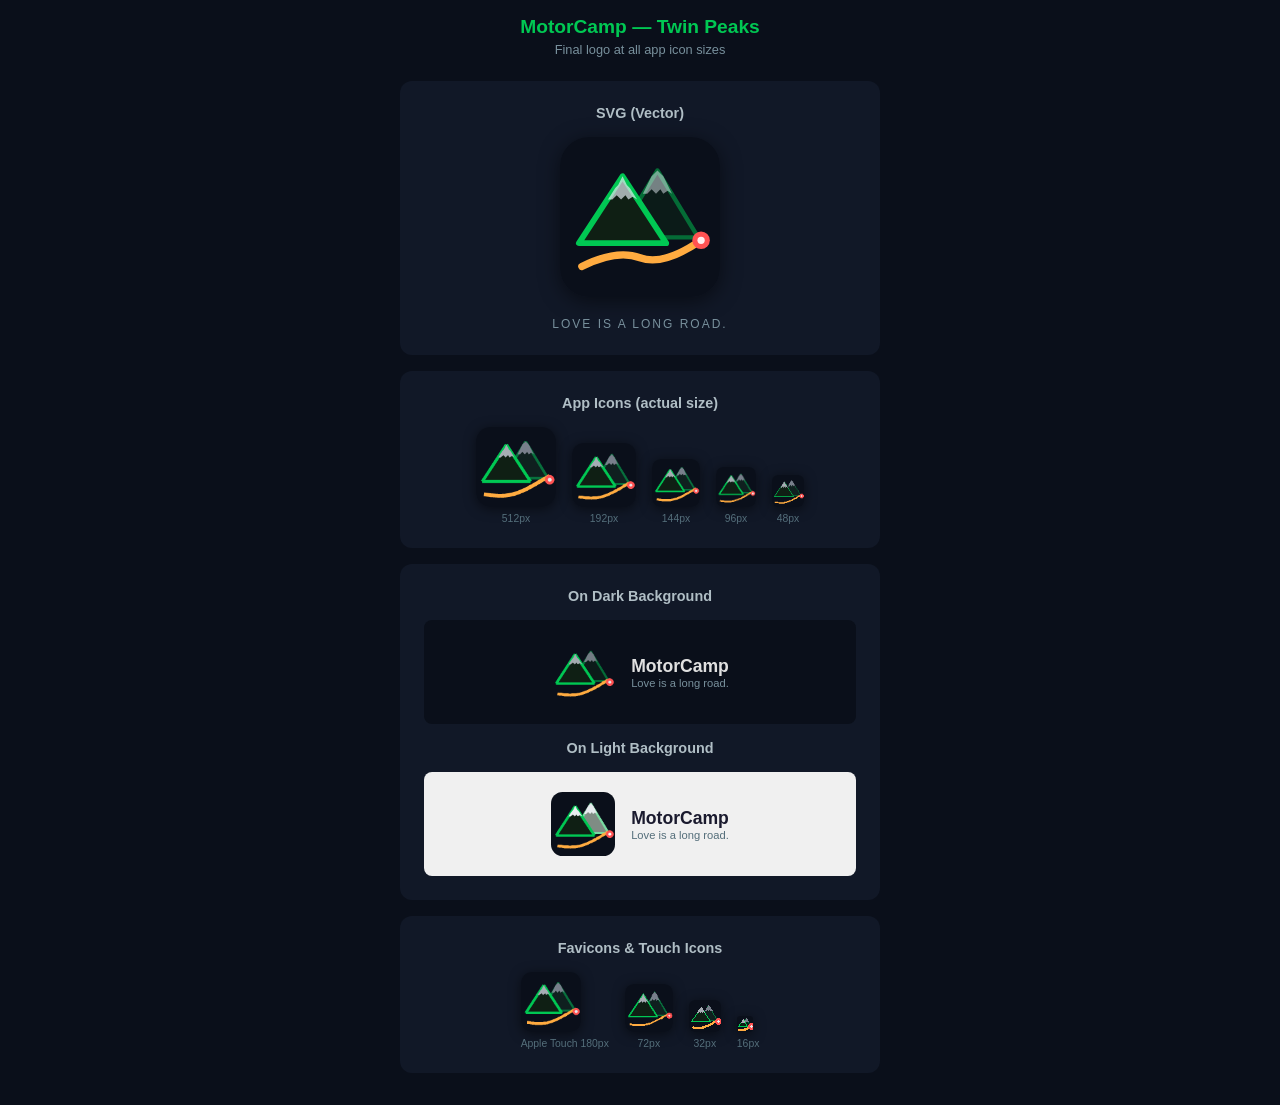
<file: logos.html>
<!DOCTYPE html>
<html lang="en">
<head>
  <meta charset="UTF-8">
  <meta name="viewport" content="width=device-width, initial-scale=1.0">
  <title>MotorCamp — Twin Peaks Logo</title>
  <style>
    * { box-sizing: border-box; margin: 0; padding: 0; }
    body { background: #0a0f1a; color: #e0e0e0; font-family: -apple-system, BlinkMacSystemFont, sans-serif; padding: 16px; display: flex; flex-direction: column; align-items: center; }
    h1 { color: #00c853; font-size: 1.2rem; margin-bottom: 4px; }
    .sub { color: #78909c; font-size: 0.8rem; margin-bottom: 24px; }
    .section { background: #111827; border-radius: 12px; padding: 24px; margin-bottom: 16px; width: 100%; max-width: 480px; text-align: center; }
    .section h2 { font-size: 0.9rem; color: #b0bec5; margin-bottom: 16px; }
    .icon-row { display: flex; gap: 16px; justify-content: center; align-items: flex-end; flex-wrap: wrap; }
    .icon-item { text-align: center; }
    .icon-item img { border-radius: 18%; box-shadow: 0 2px 12px rgba(0,0,0,0.5); display: block; }
    .icon-item .label { font-size: 0.65rem; color: #546e7a; margin-top: 6px; }
    .svg-wrap { margin: 16px auto; }
    .svg-wrap img { max-width: 100%; }
    .tagline { color: #78909c; font-size: 0.75rem; letter-spacing: 2px; margin-top: 8px; text-transform: uppercase; }
    .dark-row, .light-row { padding: 20px; border-radius: 8px; margin-top: 12px; display: flex; gap: 16px; justify-content: center; align-items: center; }
    .dark-row { background: #0a0f1a; }
    .light-row { background: #f0f0f0; }
  </style>
</head>
<body>
  <h1>MotorCamp — Twin Peaks</h1>
  <p class="sub">Final logo at all app icon sizes</p>

  <!-- SVG version (sharp at any size) -->
  <div class="section">
    <h2>SVG (Vector)</h2>
    <div class="svg-wrap">
      <img src="icons/favicon.svg" width="160" height="160" style="border-radius:18%;box-shadow:0 4px 20px rgba(0,0,0,0.5);">
    </div>
    <p class="tagline">Love is a long road.</p>
  </div>

  <!-- PNG icons at actual sizes -->
  <div class="section">
    <h2>App Icons (actual size)</h2>
    <div class="icon-row">
      <div class="icon-item">
        <img src="icons/icon-512.png" width="80" height="80">
        <div class="label">512px</div>
      </div>
      <div class="icon-item">
        <img src="icons/icon-192.png" width="64" height="64">
        <div class="label">192px</div>
      </div>
      <div class="icon-item">
        <img src="icons/icon-144.png" width="48" height="48">
        <div class="label">144px</div>
      </div>
      <div class="icon-item">
        <img src="icons/icon-96.png" width="40" height="40">
        <div class="label">96px</div>
      </div>
      <div class="icon-item">
        <img src="icons/icon-48.png" width="32" height="32">
        <div class="label">48px</div>
      </div>
    </div>
  </div>

  <!-- On dark/light backgrounds -->
  <div class="section">
    <h2>On Dark Background</h2>
    <div class="dark-row">
      <img src="icons/icon-192.png" width="64" height="64" style="border-radius:18%;">
      <div style="text-align:left">
        <div style="font-weight:700;font-size:1.1rem;">MotorCamp</div>
        <div style="font-size:0.7rem;color:#78909c;">Love is a long road.</div>
      </div>
    </div>
    <h2 style="margin-top:16px;">On Light Background</h2>
    <div class="light-row">
      <img src="icons/icon-192.png" width="64" height="64" style="border-radius:18%;">
      <div style="text-align:left">
        <div style="font-weight:700;font-size:1.1rem;color:#1a1a2e;">MotorCamp</div>
        <div style="font-size:0.7rem;color:#546e7a;">Love is a long road.</div>
      </div>
    </div>
  </div>

  <!-- Favicon sizes -->
  <div class="section">
    <h2>Favicons & Touch Icons</h2>
    <div class="icon-row">
      <div class="icon-item">
        <img src="icons/apple-touch-icon.png" width="60" height="60">
        <div class="label">Apple Touch 180px</div>
      </div>
      <div class="icon-item">
        <img src="icons/icon-72.png" width="48" height="48">
        <div class="label">72px</div>
      </div>
      <div class="icon-item">
        <img src="icons/favicon-32.png" width="32" height="32">
        <div class="label">32px</div>
      </div>
      <div class="icon-item">
        <img src="icons/favicon-16.png" width="16" height="16">
        <div class="label">16px</div>
      </div>
    </div>
  </div>

</body>
</html>
</file>
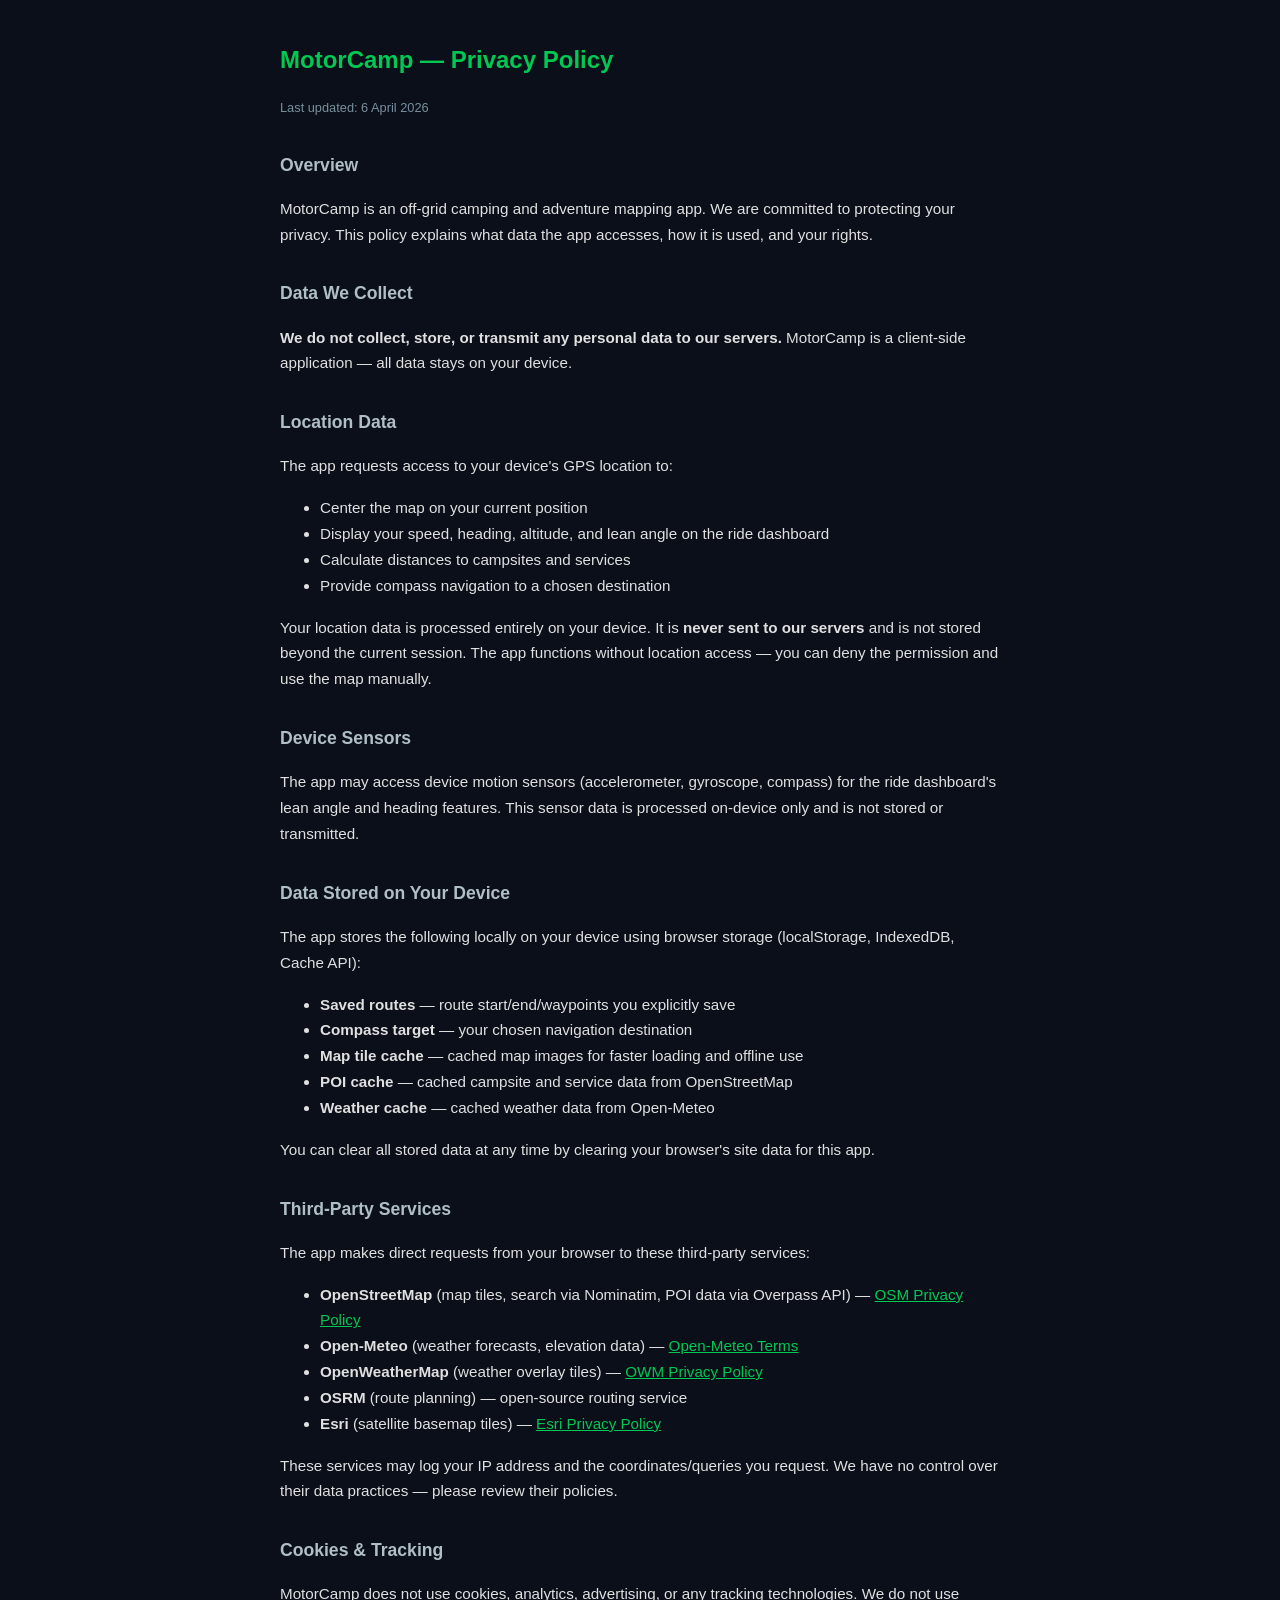
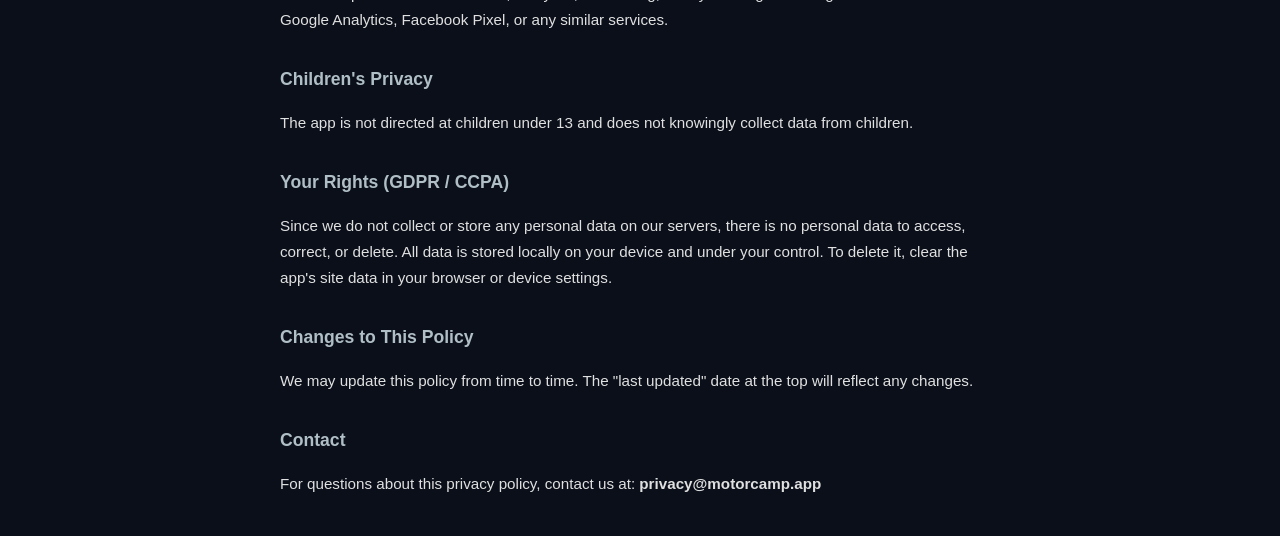
<file: privacy.html>
<!DOCTYPE html>
<html lang="en">
<head>
  <meta charset="UTF-8">
  <meta name="viewport" content="width=device-width, initial-scale=1.0">
  <title>MotorCamp — Privacy Policy</title>
  <style>
    body { font-family: -apple-system, BlinkMacSystemFont, 'Segoe UI', sans-serif; max-width: 720px; margin: 0 auto; padding: 24px; color: #e0e0e0; background: #0a0f1a; line-height: 1.7; }
    h1 { color: #00c853; font-size: 1.5rem; }
    h2 { color: #b0bec5; font-size: 1.1rem; margin-top: 2rem; }
    a { color: #00c853; }
    p, li { font-size: 0.95rem; }
    .updated { font-size: 0.8rem; color: #78909c; }
  </style>
</head>
<body>
  <h1>MotorCamp — Privacy Policy</h1>
  <p class="updated">Last updated: 6 April 2026</p>

  <h2>Overview</h2>
  <p>MotorCamp is an off-grid camping and adventure mapping app. We are committed to protecting your privacy. This policy explains what data the app accesses, how it is used, and your rights.</p>

  <h2>Data We Collect</h2>
  <p><strong>We do not collect, store, or transmit any personal data to our servers.</strong> MotorCamp is a client-side application — all data stays on your device.</p>

  <h2>Location Data</h2>
  <p>The app requests access to your device's GPS location to:</p>
  <ul>
    <li>Center the map on your current position</li>
    <li>Display your speed, heading, altitude, and lean angle on the ride dashboard</li>
    <li>Calculate distances to campsites and services</li>
    <li>Provide compass navigation to a chosen destination</li>
  </ul>
  <p>Your location data is processed entirely on your device. It is <strong>never sent to our servers</strong> and is not stored beyond the current session. The app functions without location access — you can deny the permission and use the map manually.</p>

  <h2>Device Sensors</h2>
  <p>The app may access device motion sensors (accelerometer, gyroscope, compass) for the ride dashboard's lean angle and heading features. This sensor data is processed on-device only and is not stored or transmitted.</p>

  <h2>Data Stored on Your Device</h2>
  <p>The app stores the following locally on your device using browser storage (localStorage, IndexedDB, Cache API):</p>
  <ul>
    <li><strong>Saved routes</strong> — route start/end/waypoints you explicitly save</li>
    <li><strong>Compass target</strong> — your chosen navigation destination</li>
    <li><strong>Map tile cache</strong> — cached map images for faster loading and offline use</li>
    <li><strong>POI cache</strong> — cached campsite and service data from OpenStreetMap</li>
    <li><strong>Weather cache</strong> — cached weather data from Open-Meteo</li>
  </ul>
  <p>You can clear all stored data at any time by clearing your browser's site data for this app.</p>

  <h2>Third-Party Services</h2>
  <p>The app makes direct requests from your browser to these third-party services:</p>
  <ul>
    <li><strong>OpenStreetMap</strong> (map tiles, search via Nominatim, POI data via Overpass API) — <a href="https://wiki.osmfoundation.org/wiki/Privacy_Policy">OSM Privacy Policy</a></li>
    <li><strong>Open-Meteo</strong> (weather forecasts, elevation data) — <a href="https://open-meteo.com/en/terms">Open-Meteo Terms</a></li>
    <li><strong>OpenWeatherMap</strong> (weather overlay tiles) — <a href="https://openweather.co.uk/privacy-policy">OWM Privacy Policy</a></li>
    <li><strong>OSRM</strong> (route planning) — open-source routing service</li>
    <li><strong>Esri</strong> (satellite basemap tiles) — <a href="https://www.esri.com/en-us/privacy/overview">Esri Privacy Policy</a></li>
  </ul>
  <p>These services may log your IP address and the coordinates/queries you request. We have no control over their data practices — please review their policies.</p>

  <h2>Cookies & Tracking</h2>
  <p>MotorCamp does not use cookies, analytics, advertising, or any tracking technologies. We do not use Google Analytics, Facebook Pixel, or any similar services.</p>

  <h2>Children's Privacy</h2>
  <p>The app is not directed at children under 13 and does not knowingly collect data from children.</p>

  <h2>Your Rights (GDPR / CCPA)</h2>
  <p>Since we do not collect or store any personal data on our servers, there is no personal data to access, correct, or delete. All data is stored locally on your device and under your control. To delete it, clear the app's site data in your browser or device settings.</p>

  <h2>Changes to This Policy</h2>
  <p>We may update this policy from time to time. The "last updated" date at the top will reflect any changes.</p>

  <h2>Contact</h2>
  <p>For questions about this privacy policy, contact us at: <strong>privacy@motorcamp.app</strong></p>
</body>
</html>
</file>
